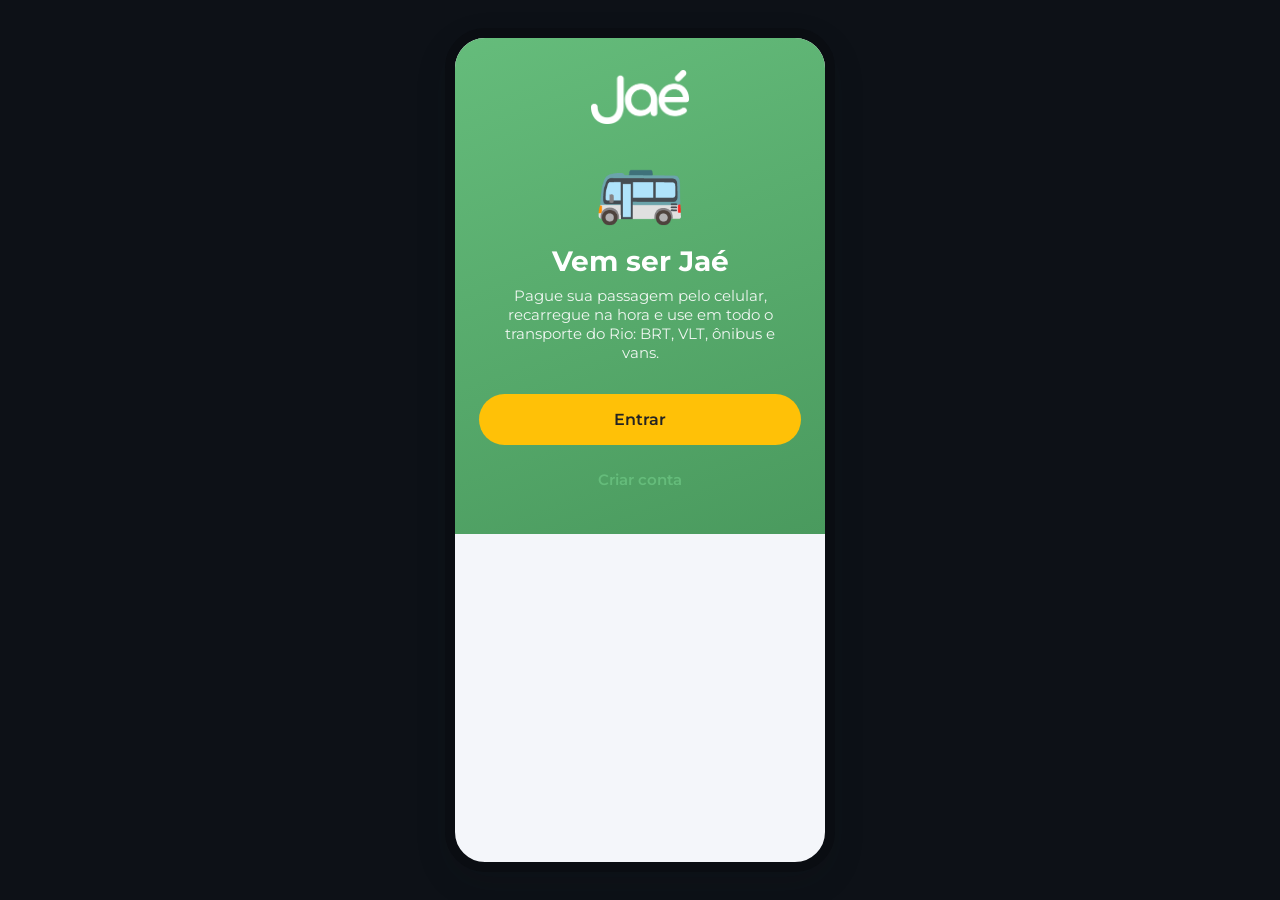
<file: index.html>
<!doctype html>
<html lang="pt-BR">
<head>
  <meta charset="utf-8">
  <meta name="viewport" content="width=device-width, initial-scale=1, viewport-fit=cover">
  <title>Jaé — Protótipo</title>
  <link rel="preconnect" href="https://fonts.googleapis.com">
  <link rel="preconnect" href="https://fonts.gstatic.com" crossorigin>
  <link href="https://fonts.googleapis.com/css2?family=Comfortaa:wght@400;500;700&family=Montserrat:wght@400;500;600;700;800&display=swap" rel="stylesheet">
  <style>
/* ==========================================================================
   JAÉ — Design System / Fundação Visual
   App mobile prototype (phone frame ~390px)
   ========================================================================== */

/* ------------------------------ TOKENS ---------------------------------- */
:root {
  /* Cores de marca */
  --primary: #65BC7B;          /* primário */
  --primary-700: #4A9A5E;      /* hover/pressed */
  --primary-50: #EAF6ED;       /* tint suave */
  --yellow: #FFC107;        /* destaque / gratuidade */
  --yellow-700: #9A7700;    /* texto sobre amarelo escuro */
  --ink: #232323;           /* texto principal / grafite */
  --bg: #F4F6FA;            /* fundo do app */
  --surface: #FFFFFF;       /* superfície / cards */
  --gray: #6B7280;          /* cinza neutro / secundário */
  --gray-300: #D1D5DB;      /* bordas */
  --gray-100: #EEF1F6;      /* divisores / fundos sutis */
  --green: #16A34A;         /* sucesso */
  --green-50: #E7F6EC;
  --red: #DC2626;           /* erro */
  --red-50: #FDECEC;

  /* Raios */
  --r-sm: 10px;
  --r-md: 14px;
  --r-lg: 18px;             /* cards */
  --r-xl: 24px;
  --r-pill: 999px;          /* botões */

  /* Sombras suaves */
  --shadow-sm: 0 1px 3px rgba(20,23,26,.06), 0 1px 2px rgba(20,23,26,.04);
  --shadow-md: 0 6px 18px rgba(20,23,26,.08);
  --shadow-lg: 0 12px 32px rgba(20,23,26,.12);
  --shadow-brand: 0 10px 24px rgba(101,188,123,.32);

  /* Espaçamento */
  --s-1: 4px;
  --s-2: 8px;
  --s-3: 12px;
  --s-4: 16px;
  --s-5: 20px;
  --s-6: 24px;
  --s-8: 32px;

  /* Tipografia */
  --font: 'Montserrat', system-ui, -apple-system, 'Segoe UI', Roboto, sans-serif;
  --font-display: 'Comfortaa', 'Montserrat', sans-serif;  /* logo/display */
}

/* ------------------------------ RESET ----------------------------------- */
* { box-sizing: border-box; margin: 0; padding: 0; }

html, body {
  font-family: var(--font);
  color: var(--ink);
  background: #0d1117;            /* moldura ao redor do phone frame */
  -webkit-font-smoothing: antialiased;
  text-rendering: optimizeLegibility;
}

body {
  min-height: 100vh;
  display: flex;
  align-items: center;
  justify-content: center;
  padding: 0;
}

button { font-family: inherit; cursor: pointer; border: none; background: none; }
a { color: inherit; text-decoration: none; }
ul { list-style: none; }
img { max-width: 100%; display: block; }

/* ------------------------- PHONE FRAME / APP ---------------------------- */
.app {
  position: relative;
  width: 390px;
  max-width: 100vw;
  height: 100vh;
  max-height: 844px;
  background: var(--bg);
  overflow: hidden;
  display: flex;
  flex-direction: column;
  box-shadow: var(--shadow-lg);
  border-radius: 0;
}
@media (min-width: 430px) {
  .app { border-radius: 40px; height: 844px; border: 10px solid #0a0d12; }
}

/* área rolável onde as telas vivem */
.app-body {
  flex: 1;
  overflow-y: auto;
  -webkit-overflow-scrolling: touch;
  position: relative;
}

/* --------------------------- SCREENS / ROUTER --------------------------- */
.screen { display: none; padding: 0 var(--s-4) var(--s-8); animation: fade .22s ease; }
.screen.active { display: block; }
.screen.no-pad { padding: 0; }
@keyframes fade { from { opacity: 0; transform: translateY(6px); } to { opacity: 1; transform: none; } }

/* telas sem bottom-nav podem ocupar tudo */
.screen.full { min-height: 100%; }

/* --------------------------- APP BAR ------------------------------------ */
.app-bar {
  display: flex;
  align-items: center;
  gap: var(--s-3);
  padding: var(--s-5) var(--s-4) var(--s-3);
  background: transparent;
}
.app-bar.solid { background: var(--surface); box-shadow: var(--shadow-sm); }
.app-bar .title { font-size: 18px; font-weight: 600; }
.app-bar .spacer { flex: 1; }
.app-bar .back {
  width: 40px; height: 40px; border-radius: var(--r-pill);
  display: grid; place-items: center; font-size: 20px;
  background: var(--surface); box-shadow: var(--shadow-sm); color: var(--ink);
}
.app-bar .icon-btn {
  width: 40px; height: 40px; border-radius: var(--r-pill);
  display: grid; place-items: center; font-size: 18px;
  background: var(--surface); box-shadow: var(--shadow-sm);
}

/* logo wordmark */
.logo { font-weight: 700; font-size: 26px; letter-spacing: -.5px; color: var(--primary); }
.logo.on-blue { color: #fff; }
.logo.lg { font-size: 40px; }
/* logo em imagem (asset oficial da Jaé) */
.logo-img { height: 30px; width: auto; display: inline-block; }
.logo-img.lg { height: 54px; }
.logo-inline { height: 15px; width: auto; vertical-align: -2px; margin-right: 3px; }

/* ----------------------------- BOTTOM NAV ------------------------------- */
.bottom-nav {
  display: flex;
  align-items: flex-end;
  justify-content: space-around;
  background: var(--surface);
  padding: var(--s-2) var(--s-2) calc(var(--s-2) + 6px);
  box-shadow: 0 -2px 16px rgba(20,23,26,.06);
  position: relative;
  z-index: 20;
}
.nav-item {
  flex: 1;
  display: flex; flex-direction: column; align-items: center; gap: 2px;
  font-size: 11px; font-weight: 500; color: var(--gray);
  padding: var(--s-2) 0;
}
.nav-item .ico { font-size: 20px; line-height: 1; }
.nav-item.active { color: var(--primary); }
.nav-item.active .ico { transform: translateY(-1px); }

/* botão central de pagamento (QR) em destaque circular */
.nav-pay {
  flex: 0 0 auto;
  width: 62px; height: 62px;
  margin-top: -26px;
  border-radius: var(--r-pill);
  background: var(--primary);
  color: #fff;
  display: grid; place-items: center;
  box-shadow: var(--shadow-brand);
  border: 4px solid var(--surface);
  font-size: 24px;
}
.nav-pay:active { transform: scale(.96); }
.nav-pay .label { display: none; }

/* ----------------------------- BUTTONS ---------------------------------- */
.btn {
  display: inline-flex; align-items: center; justify-content: center; gap: var(--s-2);
  padding: 13px 22px;
  border-radius: var(--r-pill);
  font-size: 15px; font-weight: 600;
  transition: transform .08s ease, background .15s ease, box-shadow .15s ease;
  color: var(--ink);
  background: var(--gray-100);
}
.btn:active { transform: scale(.97); }
.btn-primary { background: var(--primary); color: #fff; box-shadow: var(--shadow-brand); }
.btn-primary:active { background: var(--primary-700); }
.btn-yellow { background: var(--yellow); color: var(--ink); }
.btn-ghost { background: transparent; color: var(--primary); }
.btn-outline { background: transparent; color: var(--primary); box-shadow: inset 0 0 0 1.5px var(--primary); }
.btn-danger { background: var(--red-50); color: var(--red); }
.btn-block { display: flex; width: 100%; }
.btn-sm { padding: 9px 16px; font-size: 13px; }
.btn-lg { padding: 16px 24px; font-size: 16px; }

/* ----------------------------- BALANCE CARD ----------------------------- */
.balance-card {
  background: linear-gradient(135deg, #65BC7B 0%, #2ED5C4 55%, #4A9A5E 100%);
  color: #fff;
  border-radius: var(--r-lg);
  padding: var(--s-5);
  box-shadow: var(--shadow-brand);
  position: relative;
  overflow: hidden;
}
.balance-card::after {
  content: ""; position: absolute; right: -40px; top: -40px;
  width: 160px; height: 160px; border-radius: 50%;
  background: rgba(255,255,255,.10);
}
.balance-card .label { font-size: 13px; opacity: .85; font-weight: 500; }
.balance-card .amount { font-size: 34px; font-weight: 700; letter-spacing: -1px; margin-top: 2px; }
.balance-card .hint { font-size: 12px; opacity: .8; margin-top: 2px; }
.balance-card .row { display: flex; gap: var(--s-3); margin-top: var(--s-4); position: relative; z-index: 1; }

/* ----------------------------- QUICK ACTIONS ---------------------------- */
.quick-actions {
  display: grid; grid-template-columns: repeat(5, 1fr); gap: var(--s-2);
  margin: var(--s-5) 0;
}
.quick-action {
  display: flex; flex-direction: column; align-items: center; gap: var(--s-2);
  font-size: 11.5px; font-weight: 500; color: var(--ink); text-align: center;
}
.quick-action .ico {
  width: 54px; height: 54px; border-radius: var(--r-md);
  background: var(--surface); box-shadow: var(--shadow-sm);
  display: grid; place-items: center; font-size: 22px;
  transition: transform .08s ease;
}
.quick-action:active .ico { transform: scale(.94); }
.quick-action .ico.blue { background: var(--primary-50); }
.quick-action .ico.yellow { background: #FFF6CC; }

/* ------------------------------- CHIPS ---------------------------------- */
.chip {
  display: inline-flex; align-items: center; justify-content: center;
  padding: 10px 16px; border-radius: var(--r-pill);
  background: var(--surface); box-shadow: var(--shadow-sm);
  font-size: 14px; font-weight: 600; color: var(--ink);
  transition: all .12s ease;
}
.chip.selected { background: var(--primary); color: #fff; box-shadow: var(--shadow-brand); }
.chip-row { display: flex; flex-wrap: wrap; gap: var(--s-2); }
.chip.sm { padding: 6px 12px; font-size: 12px; }

/* ------------------------------- CARDS ---------------------------------- */
.card {
  background: var(--surface); border-radius: var(--r-lg);
  padding: var(--s-4); box-shadow: var(--shadow-sm);
}
.card + .card { margin-top: var(--s-3); }
.card-title { font-size: 15px; font-weight: 600; margin-bottom: var(--s-1); }
.card-sub { font-size: 13px; color: var(--gray); }

/* section header */
.section-head {
  display: flex; align-items: center; justify-content: space-between;
  margin: var(--s-5) 0 var(--s-3);
}
.section-head h2 { font-size: 16px; font-weight: 600; }
.section-head a { font-size: 13px; color: var(--primary); font-weight: 600; }

/* ------------------------------ LISTS ----------------------------------- */
.list {
  background: var(--surface); border-radius: var(--r-lg);
  overflow: hidden; box-shadow: var(--shadow-sm);
}
.list-item {
  display: flex; align-items: center; gap: var(--s-3);
  padding: var(--s-4); border-bottom: 1px solid var(--gray-100);
}
.list-item:last-child { border-bottom: none; }
.list-item .ico {
  width: 42px; height: 42px; border-radius: var(--r-pill);
  display: grid; place-items: center; font-size: 18px;
  background: var(--primary-50); flex: 0 0 auto;
}
.list-item .body { flex: 1; min-width: 0; }
.list-item .body .t { font-size: 14.5px; font-weight: 600; }
.list-item .body .s { font-size: 12.5px; color: var(--gray); }
.list-item .chev { color: var(--gray-300); font-size: 18px; }

/* ------------------------- TRANSACTION ROW ------------------------------ */
.txn-row {
  display: flex; align-items: center; gap: var(--s-3);
  padding: var(--s-3) var(--s-4);
  border-bottom: 1px solid var(--gray-100);
  background: var(--surface);
}
.txn-row:first-child { border-top-left-radius: var(--r-lg); border-top-right-radius: var(--r-lg); }
.txn-row:last-child { border-bottom: none; border-bottom-left-radius: var(--r-lg); border-bottom-right-radius: var(--r-lg); }
.txn-row .ico {
  width: 40px; height: 40px; border-radius: var(--r-pill);
  display: grid; place-items: center; font-size: 17px;
  background: var(--gray-100); flex: 0 0 auto;
}
.txn-row .body { flex: 1; min-width: 0; }
.txn-row .body .t { font-size: 14px; font-weight: 600; }
.txn-row .body .s { font-size: 12px; color: var(--gray); }
.txn-row .amt { font-size: 14.5px; font-weight: 700; white-space: nowrap; }
.txn-row .amt.in { color: var(--green); }
.txn-row .amt.out { color: var(--ink); }

/* date group label */
.txn-date { font-size: 12px; font-weight: 600; color: var(--gray); margin: var(--s-4) 0 var(--s-2) 4px; }

/* ------------------------------ QR CARD --------------------------------- */
.qr-card {
  background: var(--surface); border-radius: var(--r-xl);
  padding: var(--s-6); box-shadow: var(--shadow-md);
  text-align: center;
}
.qr-card .qr {
  width: 200px; height: 200px; margin: 0 auto var(--s-4);
  border-radius: var(--r-md); background:
    repeating-conic-gradient(var(--ink) 0% 25%, #fff 0% 50%) 50% / 18px 18px;
  box-shadow: inset 0 0 0 8px #fff, 0 0 0 1px var(--gray-100);
}
.qr-card .title { font-size: 17px; font-weight: 600; }
.qr-card .sub { font-size: 13px; color: var(--gray); margin-top: 4px; }

/* ------------------------- MODAL / BOTTOM SHEET ------------------------- */
.modal {
  position: absolute; inset: 0; z-index: 50;
  background: rgba(20,23,26,.45);
  display: none; align-items: flex-end;
  animation: fade .2s ease;
}
.modal.open { display: flex; }
.sheet {
  width: 100%; background: var(--surface);
  border-radius: var(--r-xl) var(--r-xl) 0 0;
  padding: var(--s-3) var(--s-5) var(--s-6);
  box-shadow: var(--shadow-lg);
  animation: slideUp .26s cubic-bezier(.2,.8,.2,1);
}
@keyframes slideUp { from { transform: translateY(100%); } to { transform: none; } }
.sheet .grabber { width: 40px; height: 4px; border-radius: 2px; background: var(--gray-300); margin: 0 auto var(--s-4); }
.sheet .sheet-title { font-size: 18px; font-weight: 600; margin-bottom: var(--s-2); }
.sheet .sheet-sub { font-size: 13px; color: var(--gray); margin-bottom: var(--s-4); }

/* centered modal variant */
.modal.center { align-items: center; justify-content: center; padding: var(--s-5); }
.modal.center .sheet { border-radius: var(--r-xl); width: 100%; text-align: center; animation: pop .24s ease; }
@keyframes pop { from { transform: scale(.92); opacity: 0; } to { transform: none; opacity: 1; } }

/* ------------------------------ BADGES ---------------------------------- */
.badge {
  display: inline-flex; align-items: center; gap: 4px;
  padding: 3px 10px; border-radius: var(--r-pill);
  font-size: 11.5px; font-weight: 600;
  background: var(--gray-100); color: var(--gray);
}
.badge.blue { background: var(--primary-50); color: var(--primary); }
.badge.green { background: var(--green-50); color: var(--green); }
.badge.yellow { background: #FFF6CC; color: var(--yellow-700); }
.badge.red { background: var(--red-50); color: var(--red); }

/* ------------------------------ PROGRESS -------------------------------- */
.progress { height: 10px; border-radius: var(--r-pill); background: var(--gray-100); overflow: hidden; }
.progress .bar { height: 100%; border-radius: var(--r-pill); background: linear-gradient(90deg, var(--primary), #2ED5C4); }
.progress.yellow .bar { background: linear-gradient(90deg, var(--yellow), #FFE45C); }

/* ------------------------- CLUBE / REWARDS ------------------------------ */
.reward-card {
  background: var(--surface); border-radius: var(--r-lg);
  padding: var(--s-4); box-shadow: var(--shadow-sm);
  display: flex; gap: var(--s-3); align-items: center;
}
.reward-card .thumb {
  width: 54px; height: 54px; border-radius: var(--r-md); flex: 0 0 auto;
  display: grid; place-items: center; font-size: 24px;
  background: #FFF6CC;
}
.reward-card .body { flex: 1; }
.reward-card .body .t { font-size: 14.5px; font-weight: 600; }
.reward-card .body .s { font-size: 12.5px; color: var(--gray); }
.reward-card .cost { font-size: 13px; font-weight: 700; color: var(--yellow-700); white-space: nowrap; }

.mission-row {
  display: flex; align-items: center; gap: var(--s-3);
  padding: var(--s-3) var(--s-4);
  background: var(--surface); border-radius: var(--r-md);
  box-shadow: var(--shadow-sm); margin-bottom: var(--s-2);
}
.mission-row .check {
  width: 28px; height: 28px; border-radius: var(--r-pill); flex: 0 0 auto;
  display: grid; place-items: center; font-size: 15px;
  background: var(--gray-100); color: var(--gray);
}
.mission-row.done .check { background: var(--green); color: #fff; }
.mission-row .body { flex: 1; }
.mission-row .body .t { font-size: 14px; font-weight: 600; }
.mission-row .body .s { font-size: 12px; color: var(--gray); }
.mission-row .pts { font-size: 13px; font-weight: 700; color: var(--primary); }

/* ------------------------------- TOAST ---------------------------------- */
.toast {
  position: absolute; left: 50%; bottom: 88px; transform: translateX(-50%) translateY(20px);
  background: var(--ink); color: #fff;
  padding: 12px 18px; border-radius: var(--r-pill);
  font-size: 13.5px; font-weight: 500;
  box-shadow: var(--shadow-lg);
  opacity: 0; pointer-events: none; z-index: 80;
  transition: opacity .25s ease, transform .25s ease;
  max-width: 88%; text-align: center;
}
.toast.show { opacity: 1; transform: translateX(-50%) translateY(0); }

/* ------------------------------ HELPERS --------------------------------- */
.text-center { text-align: center; }
.muted { color: var(--gray); }
.small { font-size: 12.5px; }
.bold { font-weight: 700; }
.mt-2 { margin-top: var(--s-2); }
.mt-3 { margin-top: var(--s-3); }
.mt-4 { margin-top: var(--s-4); }
.mt-5 { margin-top: var(--s-5); }
.mb-2 { margin-bottom: var(--s-2); }
.mb-3 { margin-bottom: var(--s-3); }
.mb-4 { margin-bottom: var(--s-4); }
.row { display: flex; align-items: center; gap: var(--s-3); }
.row.between { justify-content: space-between; }
.col { display: flex; flex-direction: column; }
.gap-2 { gap: var(--s-2); }
.gap-3 { gap: var(--s-3); }
.grid-2 { display: grid; grid-template-columns: 1fr 1fr; gap: var(--s-3); }
.divider { height: 1px; background: var(--gray-100); margin: var(--s-4) 0; }

/* input field */
.field {
  width: 100%; padding: 14px 16px; border-radius: var(--r-md);
  background: var(--surface); box-shadow: inset 0 0 0 1.5px var(--gray-100);
  font-family: inherit; font-size: 15px; color: var(--ink);
}
.field:focus { outline: none; box-shadow: inset 0 0 0 1.5px var(--primary); }
.field-label { font-size: 13px; font-weight: 600; color: var(--gray); margin-bottom: 6px; display: block; }

/* hero amount input (recarga) */
.amount-input { text-align: center; font-size: 40px; font-weight: 700; color: var(--ink); border: none; background: transparent; width: 100%; }
.amount-input:focus { outline: none; }

/* onboarding hero */
.hero {
  min-height: 100%; display: flex; flex-direction: column;
  justify-content: center; align-items: center; text-align: center;
  padding: var(--s-8) var(--s-6);
  background: linear-gradient(160deg, #65BC7B 0%, #4A9A5E 100%);
  color: #fff;
}
.hero h1 { font-size: 28px; font-weight: 700; margin: var(--s-4) 0 var(--s-2); }
.hero p { font-size: 15px; opacity: .9; max-width: 280px; }
.hero .art { font-size: 72px; }
.hero .actions { margin-top: var(--s-8); width: 100%; display: flex; flex-direction: column; gap: var(--s-3); }

/* ----------------------- GUIA DA CIDADE / EVENTOS ----------------------- */
/* Placeholders de imagem: trocar os .thumb pela imagem real (ver TODO no HTML) */
.city-hero {
  position: relative; border-radius: var(--r-lg); overflow: hidden;
  min-height: 180px; display: flex; flex-direction: column; justify-content: flex-end;
  padding: var(--s-4); color: #fff; box-shadow: var(--shadow-md);
  /* TODO: substituir o gradiente por background:url(assets/eventos/<destaque>.jpg) center/cover */
  background: linear-gradient(180deg, rgba(20,23,26,0) 25%, rgba(20,23,26,.82) 100%), linear-gradient(135deg, #65BC7B, #2ED5C4);
}
.city-hero .badge-cat { align-self: flex-start; background: var(--yellow); color: #5a4400; font-weight: 700; font-size: 11px; padding: 4px 10px; border-radius: var(--r-pill); margin-bottom: var(--s-2); }
.city-hero h3 { font-size: 19px; font-weight: 700; line-height: 1.2; }
.city-hero .meta { font-size: 13px; opacity: .92; margin-top: 2px; }

.event { display: flex; gap: var(--s-3); padding: var(--s-3); background: var(--surface); border: 1px solid var(--gray-100); border-radius: var(--r-md); box-shadow: var(--shadow-sm); align-items: center; }
.event + .event { margin-top: var(--s-3); }
.event .thumb {
  width: 64px; height: 64px; flex: none; border-radius: var(--r-sm);
  display: grid; place-items: center; font-size: 26px; color: #fff;
  /* TODO: trocar por <img src="assets/eventos/<slug>.jpg"> 64x64 */
  background: linear-gradient(135deg, var(--primary), var(--primary-700));
}
.event .info { flex: 1; min-width: 0; }
.event .info .t { font-weight: 600; font-size: 15px; }
.event .info .s { font-size: 12.5px; color: var(--gray); margin-top: 2px; }
.event .price { text-align: right; flex: none; }
.event .price .v { font-weight: 700; font-size: 14px; }
.event .price .free { color: var(--green); font-weight: 700; font-size: 13px; }

/* --------------------------- COMO CHEGAR / TRAJETO ---------------------- */
.map-mock { position: relative; height: 200px; border-radius: var(--r-lg); overflow: hidden; background: linear-gradient(135deg,#dbe7e0,#cfe9e4); box-shadow: var(--shadow-sm); }
.map-mock .pin { position: absolute; font-size: 22px; transform: translate(-50%,-50%); filter: drop-shadow(0 2px 3px rgba(0,0,0,.3)); }
.eta-card { background: var(--ink); color: #fff; border-radius: var(--r-lg); padding: var(--s-5); box-shadow: var(--shadow-brand); }
.eta-card .big { font-family: var(--font-display); font-weight: 700; font-size: 34px; line-height: 1; }
.mode-tabs { display: flex; gap: var(--s-2); }
.mode-tab { flex: 1; text-align: center; padding: var(--s-3) 4px; border-radius: var(--r-md); border: 1px solid var(--gray-300); font-weight: 600; font-size: 12.5px; background: var(--surface); cursor: pointer; }
.mode-tab.active { background: var(--primary-50); border-color: var(--primary); color: var(--primary-700); }
.route-step { display: flex; gap: var(--s-3); align-items: center; padding: var(--s-2) 0; }
.route-step .leg { width: 34px; height: 34px; flex: none; border-radius: 50%; display: grid; place-items: center; font-size: 15px; color: #fff; }
.route-step .leg.walk { background: var(--gray); }
.route-step .leg.brt { background: var(--primary); }
.route-step .body .t { font-weight: 600; font-size: 14px; }
.route-step .body .s { font-size: 12px; color: var(--gray); }
.route-step .time { margin-left: auto; font-weight: 700; font-size: 13px; white-space: nowrap; }

/* botão "como chegar" por evento + ingressos */
.event .price { display: flex; flex-direction: column; align-items: flex-end; gap: 6px; }
.evt-go { border: 1px solid var(--gray-300); background: var(--surface); border-radius: var(--r-pill); width: 30px; height: 30px; font-size: 14px; line-height: 1; cursor: pointer; }
.evt-go:hover { border-color: var(--primary); }
.ticket { background: var(--surface); border: 1px solid var(--gray-100); border-radius: var(--r-lg); overflow: hidden; box-shadow: var(--shadow-sm); margin-bottom: var(--s-3); }
.ticket .head { background: var(--ink); color: #fff; padding: var(--s-4) var(--s-5); display: flex; gap: var(--s-4); align-items: center; }
.ticket .head .qr { width: 54px; height: 54px; background: #fff; border-radius: var(--r-sm); display: grid; place-items: center; flex: none; }
.ticket .head .qr .in { width: 40px; height: 40px; background: var(--ink); border-radius: 3px; }
.ticket .body { padding: var(--s-4) var(--s-5); }
  </style>
</head>
<body>
  <div class="app">
    <div class="app-body">

<!-- ===================== TELA: ONBOARDING ===================== -->
<section class="screen full no-pad active" id="screen-onboarding">
  <div class="hero">
    <img class="logo-img lg mb-4" src="assets/logo-jae-white.webp" alt="Jaé">
    <div class="art">🚌</div>
    <h1>Vem ser Jaé</h1>
    <p>Pague sua passagem pelo celular, recarregue na hora e use em todo o transporte do Rio: BRT, VLT, ônibus e vans.</p>
    <div class="actions">
      <button class="btn btn-yellow btn-lg btn-block" onclick="navigate('inicio')">Entrar</button>
      <button class="btn btn-ghost btn-block" onclick="navigate('inicio')">Criar conta</button>
    </div>
  </div>
</section>

<!-- ===================== TELA: INICIO ===================== -->
<section class="screen" id="screen-inicio">
  <div class="app-bar">
    <div class="col" style="gap:2px">
      <span class="small muted">Bom dia</span>
      <span class="title bold" style="text-align:left">Olá, Ana 👋</span>
    </div>
    <span class="spacer"></span>
    <button class="icon-btn" onclick="showToast('Você não tem novas notificações')">🔔</button>
  </div>

  <div class="balance-card">
    <div class="label">Saldo disponível</div>
    <div class="amount">R$ 47,50</div>
    <div class="hint">Seu saldo não expira ✨</div>
    <div class="row mt-3">
      <button class="btn btn-yellow btn-sm" onclick="navigate('recarregar')">⚡ Recarregar</button>
      <button class="btn btn-ghost btn-sm" onclick="navigate('pagar')">Pagar</button>
    </div>
  </div>

  <div class="section-head mt-4">
    <h2>Acontece no Rio 🎟️</h2>
    <a onclick="navigate('cidade')">ver tudo</a>
  </div>
  <div class="city-hero" onclick="navigate('cidade')" style="cursor:pointer">
    <span class="badge-cat">🎶 Show</span>
    <h3>Festival de Verão · Marina da Glória</h3>
    <div class="meta">Sáb, 28 jun · a partir de R$ 80 · ingressos pelo app</div>
    <button class="btn btn-yellow btn-sm mt-3" onclick="event.stopPropagation(); navigate('cidade')">Comprar ingresso</button>
  </div>

  <div class="quick-actions mt-4">
    <div class="quick-action" onclick="navigate('recarregar')">
      <span class="ico blue">⚡</span>
      <span>Recarregar</span>
    </div>
    <div class="quick-action" onclick="navigate('pagar')">
      <span class="ico blue">📲</span>
      <span>Pagar</span>
    </div>
    <div class="quick-action" onclick="navigate('cartoes')">
      <span class="ico yellow">💳</span>
      <span>Cartões</span>
    </div>
    <div class="quick-action" onclick="navigate('extrato')">
      <span class="ico blue">📄</span>
      <span>Extrato</span>
    </div>
    <div class="quick-action" onclick="navigate('trajeto')">
      <span class="ico blue">🧭</span>
      <span>Chegar</span>
    </div>
  </div>

  <div class="section-head mt-5">
    <h2>Última viagem</h2>
    <a onclick="navigate('extrato')">ver todos</a>
  </div>
  <div class="txn-date">Hoje, 14 de junho</div>
  <div class="txn-row">
    <span class="ico">🚌</span>
    <div class="body">
      <div class="t">BRT • Transoeste</div>
      <div class="s">Hoje às 08:12 · Tarifa única</div>
    </div>
    <div class="amt out">−R$ 4,30</div>
  </div>

  <div class="card mt-5" onclick="navigate('clube')" style="background:linear-gradient(135deg,var(--primary),var(--primary-700));color:#fff;cursor:pointer">
    <div class="row between">
      <div class="col" style="gap:4px">
        <div class="card-title" style="color:#fff">Clube Jaé ⭐</div>
        <div class="card-sub" style="color:rgba(255,255,255,.85)">Você tem 1.250 pontos · troque por recargas</div>
      </div>
      <span class="chev" style="color:#fff">›</span>
    </div>
  </div>

  <div class="text-center muted small mt-5 mb-4">Vem ser Jaé 💚</div>
</section>

<!-- ===================== TELA: PAGAR ===================== -->
<section class="screen" id="screen-pagar">
  <header class="app-bar solid">
    <button class="back" onclick="navigate('inicio')">‹</button>
    <span class="title">Pagar</span>
    <span class="spacer"></span>
    <button class="icon-btn" onclick="showToast('Tá precisando de ajuda?')">?</button>
  </header>

  <div class="chip-row mb-3">
    <span class="chip selected" onclick="selectChip(this)">🚌 Ônibus</span>
    <span class="chip" onclick="selectChip(this)">🚍 BRT</span>
    <span class="chip" onclick="selectChip(this)">🚊 VLT</span>
    <span class="chip" onclick="selectChip(this)">🚐 Van</span>
  </div>

  <div class="qr-card">
    <div class="qr">
      <svg viewBox="0 0 200 200" width="200" height="200" xmlns="http://www.w3.org/2000/svg" shape-rendering="crispEdges">
        <rect width="200" height="200" fill="#fff"/>
        <g fill="#232323">
          <rect x="10" y="10" width="50" height="50"/>
          <rect x="20" y="20" width="30" height="30" fill="#fff"/>
          <rect x="28" y="28" width="14" height="14"/>
          <rect x="140" y="10" width="50" height="50"/>
          <rect x="150" y="20" width="30" height="30" fill="#fff"/>
          <rect x="158" y="28" width="14" height="14"/>
          <rect x="10" y="140" width="50" height="50"/>
          <rect x="20" y="150" width="30" height="30" fill="#fff"/>
          <rect x="28" y="158" width="14" height="14"/>
          <rect x="72" y="10" width="10" height="10"/>
          <rect x="92" y="10" width="10" height="10"/>
          <rect x="112" y="20" width="10" height="10"/>
          <rect x="82" y="30" width="10" height="10"/>
          <rect x="102" y="40" width="10" height="10"/>
          <rect x="72" y="50" width="10" height="10"/>
          <rect x="122" y="50" width="10" height="10"/>
          <rect x="10" y="72" width="10" height="10"/>
          <rect x="30" y="72" width="10" height="10"/>
          <rect x="50" y="82" width="10" height="10"/>
          <rect x="70" y="72" width="10" height="10"/>
          <rect x="90" y="82" width="10" height="10"/>
          <rect x="110" y="72" width="10" height="10"/>
          <rect x="130" y="82" width="10" height="10"/>
          <rect x="150" y="72" width="10" height="10"/>
          <rect x="170" y="82" width="10" height="10"/>
          <rect x="20" y="102" width="10" height="10"/>
          <rect x="40" y="112" width="10" height="10"/>
          <rect x="62" y="102" width="10" height="10"/>
          <rect x="82" y="112" width="10" height="10"/>
          <rect x="102" y="102" width="10" height="10"/>
          <rect x="122" y="112" width="10" height="10"/>
          <rect x="142" y="102" width="10" height="10"/>
          <rect x="162" y="112" width="10" height="10"/>
          <rect x="72" y="130" width="10" height="10"/>
          <rect x="92" y="140" width="10" height="10"/>
          <rect x="112" y="150" width="10" height="10"/>
          <rect x="132" y="140" width="10" height="10"/>
          <rect x="152" y="150" width="10" height="10"/>
          <rect x="172" y="140" width="10" height="10"/>
          <rect x="82" y="160" width="10" height="10"/>
          <rect x="102" y="170" width="10" height="10"/>
          <rect x="122" y="172" width="10" height="10"/>
          <rect x="142" y="172" width="10" height="10"/>
          <rect x="162" y="162" width="10" height="10"/>
        </g>
      </svg>
    </div>
    <div class="title">Aproxime do validador</div>
    <div class="sub">Toque o celular no leitor para validar sua passagem</div>
  </div>

  <div class="card text-center mt-4">
    <div class="card-sub">Tarifa atual · Ônibus (SPPO)</div>
    <div class="amount bold" style="font-size:32px">R$ 4,30</div>
    <div class="small muted">Saldo disponível: R$ 38,60</div>
  </div>

  <div class="row gap-2 mt-4">
    <button class="btn btn-yellow btn-block" onclick="navigate('recarregar')">Recarregar saldo</button>
  </div>

  <button class="btn btn-ghost btn-block mt-3" onclick="navigate('cartoes')">Usar cartão físico</button>

  <p class="small muted text-center mt-4 mb-4">Seu saldo Jaé não expira. Vem ser Jaé! 💛</p>

  <div class="modal" id="confirm-pagar">
    <div class="sheet">
      <div class="grabber"></div>
      <div class="sheet-title">Confirmar pagamento</div>
      <div class="sheet-sub">Tarifa de ônibus no valor de R$ 4,30</div>
      <button class="btn btn-primary btn-block mt-3" onclick="closeSheet('confirm-pagar'); showToast('Passagem validada! Boa viagem 🚌')">Confirmar</button>
      <button class="btn btn-outline btn-block mt-2" onclick="closeSheet('confirm-pagar')">Cancelar</button>
    </div>
  </div>

  <nav class="bottom-nav">
    <a class="nav-item" data-nav="inicio" onclick="navigate('inicio')"><span class="ico">🏠</span><span>Início</span></a>
    <a class="nav-item" data-nav="extrato" onclick="navigate('extrato')"><span class="ico">📃</span><span>Extrato</span></a>
    <a class="nav-pay active" onclick="navigate('pagar')">⊞</a>
    <a class="nav-item" data-nav="cartoes" onclick="navigate('cartoes')"><span class="ico">💳</span><span>Cartões</span></a>
    <a class="nav-item" data-nav="clube" onclick="navigate('clube')"><span class="ico">🎁</span><span>Clube</span></a>
  </nav>
</section>

<!-- ===================== TELA: RECARREGAR ===================== -->
<section class="screen" id="screen-recarregar">
  <div class="app-bar solid">
    <button class="back" onclick="navigate('inicio')" aria-label="Voltar">‹</button>
    <span class="title">Recarregar</span>
    <span class="spacer"></span>
  </div>

  <div class="balance-card mb-4">
    <span class="label">Saldo atual</span>
    <span class="amount">R$ 12,90</span>
    <span class="hint">Seu saldo não expira. Recarregue na hora 😉</span>
  </div>

  <div class="section-head">
    <h2>Quanto você quer recarregar?</h2>
  </div>
  <div class="chip-row mb-4">
    <span class="chip" onclick="selectChip(this)">R$ 10</span>
    <span class="chip selected" onclick="selectChip(this)">R$ 20</span>
    <span class="chip" onclick="selectChip(this)">R$ 50</span>
    <span class="chip" onclick="selectChip(this)">R$ 100</span>
    <span class="chip" onclick="selectChip(this)">Outro</span>
  </div>

  <div class="section-head">
    <h2>Forma de pagamento</h2>
  </div>
  <div class="list mb-4">
    <div class="list-item">
      <span class="ico blue">⚡</span>
      <div class="body">
        <div class="t">Pix</div>
        <div class="s">Cai na hora, sem taxa</div>
      </div>
      <span class="badge green">Selecionado</span>
    </div>
    <div class="divider"></div>
    <div class="list-item">
      <span class="ico">💳</span>
      <div class="body">
        <div class="t">Cartão de crédito</div>
        <div class="s">Visa •••• 4821</div>
      </div>
      <span class="chev">›</span>
    </div>
    <div class="divider"></div>
    <div class="list-item">
      <span class="ico">🧾</span>
      <div class="body">
        <div class="t">Boleto</div>
        <div class="s">Compensa em até 2 dias úteis</div>
      </div>
      <span class="chev">›</span>
    </div>
  </div>

  <div class="card mb-4">
    <div class="row between">
      <span class="muted">Valor da recarga</span>
      <span class="bold">R$ 20,00</span>
    </div>
    <div class="divider"></div>
    <div class="row between">
      <span class="muted">Taxa</span>
      <span class="bold">R$ 0,00</span>
    </div>
    <div class="divider"></div>
    <div class="row between">
      <span class="bold">Total</span>
      <span class="bold">R$ 20,00</span>
    </div>
  </div>

  <button class="btn btn-primary btn-block btn-lg" onclick="navigate('inicio'); showToast('Recarga realizada!')">Confirmar recarga</button>
  <p class="small muted text-center mt-2">Tá precisando de ajuda? Fale com a gente.</p>

  <nav class="bottom-nav">
    <div class="nav-item" data-nav="inicio" onclick="navigate('inicio')">
      <span class="ico">🏠</span><span>Início</span>
    </div>
    <div class="nav-item" data-nav="extrato" onclick="navigate('extrato')">
      <span class="ico">📄</span><span>Extrato</span>
    </div>
    <div class="nav-pay" onclick="navigate('pagar')">⬛</div>
    <div class="nav-item" data-nav="cartao" onclick="navigate('cartoes')">
      <span class="ico">💳</span><span>Cartão</span>
    </div>
    <div class="nav-item" data-nav="clube" onclick="navigate('clube')">
      <span class="ico">⭐</span><span>Clube</span>
    </div>
  </nav>
</section>

<!-- ===================== TELA: EXTRATO ===================== -->
<section class="screen" id="screen-extrato">
  <div class="app-bar solid">
    <button class="back" onclick="navigate('inicio')">‹</button>
    <div class="title">Extrato</div>
    <div class="spacer"></div>
    <button class="icon-btn" onclick="openSheet('filtro-extrato')">⛃</button>
  </div>

  <div class="card row between mb-3">
    <div>
      <div class="card-sub">Saldo disponível</div>
      <div class="card-title">R$ 50,90</div>
    </div>
    <span class="badge green">Não expira</span>
  </div>

  <div class="txn-date">Hoje, 14 de junho</div>
  <div class="list mb-4">
    <div class="txn-row">
      <span class="ico blue">🚍</span>
      <div class="body">
        <div class="t">BRT — Estação Alvorada</div>
        <div class="s">14:32 · Pago por QR Code</div>
      </div>
      <div class="amt out">−R$ 4,30</div>
    </div>
    <div class="txn-row">
      <span class="ico blue">🚊</span>
      <div class="body">
        <div class="t">VLT — Carioca</div>
        <div class="s">11:07 · Pago por QR Code</div>
      </div>
      <div class="amt out">−R$ 4,30</div>
    </div>
    <div class="txn-row">
      <span class="ico green">💰</span>
      <div class="body">
        <div class="t">Recarga via PIX</div>
        <div class="s">08:45 · Disponível na hora</div>
      </div>
      <div class="amt in">+R$ 50,00</div>
    </div>
  </div>

  <div class="txn-date">Ontem, 13 de junho</div>
  <div class="list mb-4">
    <div class="txn-row">
      <span class="ico blue">🚌</span>
      <div class="body">
        <div class="t">Ônibus — Linha 309 (SPPO)</div>
        <div class="s">18:50 · Pago por QR Code</div>
      </div>
      <div class="amt out">−R$ 4,30</div>
    </div>
    <div class="txn-row">
      <span class="ico blue">🚍</span>
      <div class="body">
        <div class="t">BRT — Estação Madureira</div>
        <div class="s">07:58 · Pago por QR Code</div>
      </div>
      <div class="amt out">−R$ 4,30</div>
    </div>
  </div>

  <div class="modal" id="filtro-extrato">
    <div class="sheet">
      <div class="grabber"></div>
      <div class="sheet-title">Filtrar extrato</div>
      <div class="sheet-sub">Escolha o período que deseja visualizar.</div>
      <div class="chip-row mt-3">
        <span class="chip selected" onclick="selectChip(this)">Tudo</span>
        <span class="chip" onclick="selectChip(this)">Viagens</span>
        <span class="chip" onclick="selectChip(this)">Recargas</span>
        <span class="chip" onclick="selectChip(this)">Últimos 7 dias</span>
        <span class="chip" onclick="selectChip(this)">Últimos 30 dias</span>
      </div>
      <button class="btn btn-primary btn-block btn-lg mt-4" onclick="closeSheet('filtro-extrato')">Aplicar filtro</button>
    </div>
  </div>
</section>

<!-- ===================== TELA: CARTOES ===================== -->
<section class="screen" id="screen-cartoes">
  <div class="app-bar solid">
    <button class="back" onclick="navigate('inicio')">‹</button>
    <div class="title">Meus cartões</div>
    <div class="spacer"></div>
    <button class="icon-btn" onclick="showToast('Tá precisando de ajuda?')">?</button>
  </div>

  <div class="section-head">
    <h2>Cartão principal</h2>
    <a onclick="navigate('extrato')">Ver extrato</a>
  </div>

  <div class="balance-card">
    <div class="row between">
      <span class="label"><img class="logo-inline" src="assets/logo-jae-white.webp" alt="Jaé"> Virtual</span>
      <span class="badge green">Ativo</span>
    </div>
    <div class="amount">R$ 42,80</div>
    <div class="hint">•••• 7204 · Saldo não expira</div>
    <div class="row gap-2 mt-3">
      <button class="btn btn-ghost btn-sm" onclick="showToast('Cartão bloqueado')">🔒 Bloquear</button>
      <button class="btn btn-ghost btn-sm" onclick="showToast('2ª via solicitada')">📄 2ª via</button>
    </div>
  </div>

  <div class="section-head mt-4">
    <h2>Cartão infantil</h2>
    <a onclick="navigate('extrato')">Ver extrato</a>
  </div>

  <div class="card">
    <div class="row between">
      <div class="row gap-3">
        <span class="ico yellow">🧒</span>
        <div class="body">
          <div class="card-title">Jaézinho</div>
          <div class="card-sub">•••• 1138 · Sofia Pires</div>
        </div>
      </div>
      <span class="badge yellow">Infantil</span>
    </div>
    <div class="divider"></div>
    <div class="row between">
      <div>
        <div class="small muted">Saldo</div>
        <div class="bold">R$ 15,00</div>
      </div>
      <div class="row gap-2">
        <button class="btn btn-ghost btn-sm" onclick="showToast('Cartão bloqueado')">🔒 Bloquear</button>
        <button class="btn btn-ghost btn-sm" onclick="showToast('2ª via solicitada')">📄 2ª via</button>
      </div>
    </div>
  </div>

  <button class="btn btn-primary btn-block btn-lg mt-4" onclick="showToast('Vamos adicionar um cartão')">➕ Adicionar cartão</button>
  <p class="text-center muted small mt-2 mb-4">Solicite o Jaé físico, virtual ou o Jaézinho.</p>
</section>

<!-- ===================== TELA: CLUBE ===================== -->
<section class="screen" id="screen-clube">
  <div class="app-bar solid">
    <button class="back" onclick="navigate('inicio')">‹</button>
    <span class="title">Clube Jaé</span>
    <span class="spacer"></span>
    <button class="icon-btn" onclick="showToast('Tá precisando de ajuda?')">?</button>
  </div>

  <!-- Header pontos + nível -->
  <div class="card mt-2">
    <div class="row between">
      <div>
        <div class="card-sub">Seus pontos</div>
        <div class="row gap-2" style="align-items:baseline">
          <span class="amount" style="font-size:30px">1.250</span>
          <span class="muted small">pts</span>
        </div>
      </div>
      <span class="badge yellow">Nível Prata</span>
    </div>

    <div class="mt-3">
      <div class="row between small muted mb-2">
        <span class="bold" style="color:var(--ink)">Prata</span>
        <span>Faltam 250 pts para o Ouro</span>
      </div>
      <div class="progress yellow"><div class="bar" style="width:71%"></div></div>
    </div>
  </div>

  <!-- Acesso ao guia da cidade (benefício) -->
  <div class="card mt-3" onclick="navigate('cidade')" style="background:linear-gradient(135deg,var(--primary),var(--accent));color:#fff;cursor:pointer">
    <div class="row between">
      <div class="col" style="gap:4px">
        <div class="card-title" style="color:#fff">Acontece no Rio 🎟️</div>
        <div class="card-sub" style="color:rgba(255,255,255,.9)">Shows, gastronomia e cultura · compre ingressos e use pontos em parceiros</div>
      </div>
      <span class="chev" style="color:#fff">›</span>
    </div>
  </div>

  <!-- Missões -->
  <div class="section-head mt-4">
    <h2>Missões</h2>
    <a onclick="showToast('Em breve: mais missões!')">ver todas</a>
  </div>
  <p class="small muted mb-3">Complete missões e ganhe pontos toda semana.</p>

  <div class="list">
    <div class="mission-row">
      <span class="check">○</span>
      <div class="body">
        <div class="t">Faça 5 viagens esta semana</div>
        <div class="s">3 de 5 viagens · termina domingo</div>
      </div>
      <span class="pts">+50</span>
    </div>
    <div class="mission-row">
      <span class="check">○</span>
      <div class="body">
        <div class="t">Recarregue via PIX</div>
        <div class="s">Recarregue qualquer valor pelo PIX</div>
      </div>
      <span class="pts">+30</span>
    </div>
    <div class="mission-row done">
      <span class="check">✓</span>
      <div class="body">
        <div class="t">Pague uma tarifa por QR Code</div>
        <div class="s">Concluída · pontos creditados</div>
      </div>
      <span class="pts">+20</span>
    </div>
    <div class="mission-row">
      <span class="check">○</span>
      <div class="body">
        <div class="t">Use 2 modais diferentes</div>
        <div class="s">BRT, VLT, ônibus, vans ou cabritinhos · 1 de 2</div>
      </div>
      <span class="pts">+40</span>
    </div>
  </div>

  <!-- Recompensas -->
  <div class="section-head mt-4">
    <h2>Recompensas</h2>
    <a onclick="showToast('Catálogo completo em breve!')">ver todas</a>
  </div>
  <p class="small muted mb-3">Troque seus pontos por bônus e descontos.</p>

  <div class="reward-card">
    <span class="thumb">💰</span>
    <div class="body">
      <div class="t">R$ 5 de bônus no saldo</div>
      <div class="s">Crédito que não expira, na hora</div>
    </div>
    <span class="cost">500 pts</span>
  </div>

  <div class="reward-card">
    <span class="thumb">🎟️</span>
    <div class="body">
      <div class="t">R$ 10 de bônus no saldo</div>
      <div class="s">Mais viagens pelo Rio</div>
    </div>
    <span class="cost">950 pts</span>
  </div>

  <div class="reward-card">
    <span class="thumb">🏷️</span>
    <div class="body">
      <div class="t">Desconto parceiro</div>
      <div class="s">15% em lojas e cafés parceiros</div>
    </div>
    <span class="cost">400 pts</span>
  </div>

  <div class="reward-card">
    <span class="thumb">🎬</span>
    <div class="body">
      <div class="t">Cupom de cinema</div>
      <div class="s">Ingresso com desconto na rede parceira</div>
    </div>
    <span class="cost">700 pts</span>
  </div>

  <button class="btn btn-yellow btn-block btn-lg mt-3 mb-4" onclick="showToast('Resgate disponível em breve!')">Resgatar recompensa</button>

  <div class="bottom-nav">
    <a class="nav-item" data-nav="inicio" onclick="navigate('inicio')">
      <span class="ico">🏠</span><span>Início</span>
    </a>
    <a class="nav-item" data-nav="extrato" onclick="navigate('extrato')">
      <span class="ico">📄</span><span>Extrato</span>
    </a>
    <button class="nav-pay" onclick="navigate('pagar')"><span class="ico">⬛</span><span class="label">Pagar</span></button>
    <a class="nav-item" data-nav="cartao" onclick="navigate('cartoes')">
      <span class="ico">💳</span><span>Cartão</span>
    </a>
    <a class="nav-item active" data-nav="clube" onclick="navigate('clube')">
      <span class="ico">⭐</span><span>Clube</span>
    </a>
  </div>
</section>

<!-- ===================== TELA: PERFIL ===================== -->
<section class="screen" id="screen-perfil">
  <div class="app-bar solid">
    <button class="back" onclick="navigate('inicio')">‹</button>
    <span class="title">Perfil</span>
    <span class="spacer"></span>
    <button class="icon-btn" onclick="showToast('🔜 Em breve neste protótipo')">⚙️</button>
  </div>

  <div class="card row gap-3" style="align-items:center">
    <span class="ico blue" style="font-size:28px;width:56px;height:56px;border-radius:var(--r-pill);display:flex;align-items:center;justify-content:center">👩🏽</span>
    <div class="body" style="flex:1;min-width:0">
      <div class="t bold" style="font-size:17px">Ana Souza</div>
      <div class="s muted small">ana.souza@email.com</div>
    </div>
    <span class="badge green">Verificada</span>
  </div>

  <div class="section-head mt-4">
    <h2>Conta</h2>
  </div>
  <div class="list">
    <div class="list-item" onclick="showToast('🔜 Em breve neste protótipo')">
      <span class="ico blue">👤</span>
      <div class="body">
        <div class="t">Dados pessoais</div>
        <div class="s">Nome, CPF, telefone</div>
      </div>
      <span class="chev">›</span>
    </div>
    <div class="list-item" onclick="showToast('🔜 Em breve neste protótipo')">
      <span class="ico yellow">🎓</span>
      <div class="body">
        <div class="t">Gratuidades</div>
        <div class="s">Benefício de transporte</div>
      </div>
      <span class="badge yellow">Estudante</span>
      <span class="chev">›</span>
    </div>
    <div class="list-item" onclick="showToast('🔜 Em breve neste protótipo')">
      <span class="ico blue">💳</span>
      <div class="body">
        <div class="t">Formas de pagamento</div>
        <div class="s">PIX, cartão de crédito e boleto</div>
      </div>
      <span class="chev">›</span>
    </div>
  </div>

  <div class="section-head mt-4">
    <h2>Suporte</h2>
  </div>
  <div class="list">
    <div class="list-item" onclick="showToast('🔜 Em breve neste protótipo')">
      <span class="ico yellow">💬</span>
      <div class="body">
        <div class="t">Tá precisando de ajuda?</div>
        <div class="s">Central de ajuda e suporte</div>
      </div>
      <span class="chev">›</span>
    </div>
    <div class="list-item" onclick="showToast('🔜 Em breve neste protótipo')">
      <span class="ico blue">⚙️</span>
      <div class="body">
        <div class="t">Configurações</div>
        <div class="s">Notificações, segurança e privacidade</div>
      </div>
      <span class="chev">›</span>
    </div>
  </div>

  <div class="mt-4 mb-4">
    <button class="btn btn-danger btn-block" onclick="openSheet('sair')">Sair da conta</button>
  </div>

  <p class="text-center muted small mb-4">Jaé • versão 2.4.1</p>

  <div class="modal center" id="sair">
    <div class="sheet">
      <div class="grabber"></div>
      <div class="sheet-title">Sair da conta?</div>
      <div class="sheet-sub">Você precisará entrar novamente para usar o app e pagar suas tarifas.</div>
      <div class="col gap-2 mt-3">
        <button class="btn btn-danger btn-block" onclick="closeSheet('sair'); navigate('onboarding'); showToast('Você saiu da conta');">Sim, sair</button>
        <button class="btn btn-ghost btn-block" onclick="closeSheet('sair')">Cancelar</button>
      </div>
    </div>
  </div>
</section>

<!-- ===================== TELA: CIDADE / GUIA ===================== -->
<!-- TODO(imagens): trocar os placeholders .thumb/.city-hero pelas imagens reais
     da pasta que você vai subir (eventos, capas, etc.). O logo oficial em PNG
     pode entrar na app-bar/onboarding. -->
<section class="screen" id="screen-cidade">
  <div class="app-bar solid">
    <button class="back" onclick="navigate('inicio')" aria-label="Voltar">‹</button>
    <span class="title">Acontece no Rio</span>
    <span class="spacer"></span>
    <button class="icon-btn" onclick="navigate('ingressos')" title="Meus ingressos">🎟️</button>
    <button class="icon-btn" onclick="showToast('Busca em breve')">🔍</button>
  </div>

  <div class="chip-row mb-4">
    <span class="chip selected" onclick="selectChip(this)">Tudo</span>
    <span class="chip" onclick="selectChip(this)">🎶 Shows</span>
    <span class="chip" onclick="selectChip(this)">🍽️ Gastronomia</span>
    <span class="chip" onclick="selectChip(this)">🎭 Cultura</span>
    <span class="chip" onclick="selectChip(this)">⚽ Esporte</span>
  </div>

  <!-- destaque -->
  <div class="city-hero mb-2">
    <span class="badge-cat">🎶 Show</span>
    <h3>Festival de Verão · Marina da Glória</h3>
    <div class="meta">Sáb, 28 jun · 18h · a partir de R$ 80</div>
  </div>
  <div class="row gap-2 mb-4">
    <button class="btn btn-primary btn-block" onclick="openSheet('comprar-ingresso')">🎟️ Ingresso</button>
    <button class="btn btn-outline btn-block" onclick="navigate('trajeto')">🧭 Como chegar</button>
  </div>

  <div class="section-head">
    <h2>Em destaque</h2>
    <a onclick="showToast('Lista completa em breve')">ver tudo</a>
  </div>

  <div class="mb-4">
    <div class="event">
      <div class="thumb">🎭</div>
      <div class="info">
        <div class="t">Mostra de Teatro · Theatro Municipal</div>
        <div class="s">Qui, 19 jun · 20h · Centro</div>
      </div>
      <div class="price"><div class="v">R$ 40</div><button class="evt-go" onclick="navigate('trajeto')">🧭</button></div>
    </div>
    <div class="event">
      <div class="thumb">🍽️</div>
      <div class="info">
        <div class="t">Feira Gastronômica · Jardim Botânico</div>
        <div class="s">Dom, 22 jun · 12h · entrada gratuita</div>
      </div>
      <div class="price"><div class="free">Grátis</div><button class="evt-go" onclick="navigate('trajeto')">🧭</button></div>
    </div>
    <div class="event">
      <div class="thumb">🎶</div>
      <div class="info">
        <div class="t">Roda de Samba · Pedra do Sal</div>
        <div class="s">Sex, 20 jun · 19h · Saúde</div>
      </div>
      <div class="price"><div class="v">R$ 25</div><button class="evt-go" onclick="navigate('trajeto')">🧭</button></div>
    </div>
    <div class="event">
      <div class="thumb">⚽</div>
      <div class="info">
        <div class="t">Fla x Flu · Maracanã</div>
        <div class="s">Sáb, 28 jun · 16h · Maracanã</div>
      </div>
      <div class="price"><div class="v">R$ 60</div><button class="evt-go" onclick="navigate('trajeto')">🧭</button></div>
    </div>
  </div>

  <div class="card mb-4" style="background:linear-gradient(135deg,var(--primary),var(--accent));color:#fff">
    <div class="card-title" style="color:#fff">Vai de Jaé 🚌</div>
    <div class="card-sub" style="color:rgba(255,255,255,.9)">Comprou ingresso? A gente te mostra a melhor rota e você paga a passagem aqui mesmo.</div>
    <button class="btn btn-yellow btn-block mt-3" onclick="navigate('trajeto')">Ver rota e pagar passagem</button>
  </div>

  <!-- sheet de compra de ingresso -->
  <div class="modal" id="comprar-ingresso">
    <div class="sheet">
      <div class="grabber"></div>
      <div class="sheet-title">Festival de Verão</div>
      <div class="sheet-sub">Marina da Glória · Sáb, 28 jun · 18h</div>

      <div class="chip-row mt-3 mb-3">
        <span class="chip selected" onclick="selectChip(this)">1 ingresso</span>
        <span class="chip" onclick="selectChip(this)">2</span>
        <span class="chip" onclick="selectChip(this)">3</span>
        <span class="chip" onclick="selectChip(this)">4</span>
      </div>

      <div class="card mb-3">
        <div class="row between"><span class="muted">1 × Inteira</span><span class="bold">R$ 80,00</span></div>
        <div class="divider"></div>
        <div class="row between"><span class="muted">Taxa de serviço</span><span class="bold">R$ 8,00</span></div>
        <div class="divider"></div>
        <div class="row between"><span class="bold">Total</span><span class="bold">R$ 88,00</span></div>
      </div>

      <button class="btn btn-primary btn-block" onclick="closeSheet('comprar-ingresso'); navigate('ingressos'); showToast('Ingresso comprado! 🎟️')">Pagar com Pix</button>
      <button class="btn btn-outline btn-block mt-2" onclick="closeSheet('comprar-ingresso')">Cancelar</button>
    </div>
  </div>

  <nav class="bottom-nav">
    <a class="nav-item" data-nav="inicio" onclick="navigate('inicio')"><span class="ico">🏠</span><span>Início</span></a>
    <a class="nav-item" data-nav="extrato" onclick="navigate('extrato')"><span class="ico">📃</span><span>Extrato</span></a>
    <a class="nav-pay" onclick="navigate('pagar')">⊞</a>
    <a class="nav-item" data-nav="cartoes" onclick="navigate('cartoes')"><span class="ico">💳</span><span>Cartões</span></a>
    <a class="nav-item active" data-nav="cidade" onclick="navigate('cidade')"><span class="ico">🎟️</span><span>Cidade</span></a>
  </nav>
</section>

<!-- ===================== TELA: COMO CHEGAR / TRAJETO ===================== -->
<section class="screen" id="screen-trajeto">
  <div class="app-bar solid">
    <button class="back" onclick="navigate('cidade')" aria-label="Voltar">‹</button>
    <span class="title">Como chegar</span>
    <span class="spacer"></span>
  </div>

  <!-- origem / destino -->
  <div class="list mb-3">
    <div class="list-item">
      <span class="ico blue">📍</span>
      <div class="body"><div class="t">Sua localização</div><div class="s">Usando GPS atual</div></div>
      <span class="badge green">GPS</span>
    </div>
    <div class="divider"></div>
    <div class="list-item">
      <span class="ico">🏁</span>
      <div class="body"><div class="t">Marina da Glória</div><div class="s">Av. Infante Dom Henrique · evento</div></div>
      <span class="chev">›</span>
    </div>
  </div>

  <!-- mapa (placeholder — substituir por react-native-maps) -->
  <div class="map-mock mb-3">
    <svg viewBox="0 0 320 200" preserveAspectRatio="none" style="position:absolute;inset:0;width:100%;height:100%">
      <g stroke="#b9cdc4" stroke-width="6" fill="none" opacity=".7">
        <path d="M-10,150 H330"/><path d="M60,-10 V210"/><path d="M-10,60 H330"/><path d="M230,-10 V210"/>
      </g>
      <path d="M55,150 C110,150 120,80 160,70 C210,58 230,60 270,55" stroke="#65BC7B" stroke-width="5" fill="none" stroke-linecap="round" stroke-dasharray="2 9"/>
    </svg>
    <span class="pin" style="left:17%;top:75%">🔵</span>
    <span class="pin" style="left:84%;top:27%">📍</span>
  </div>

  <!-- modos -->
  <div class="mode-tabs mb-3">
    <div class="mode-tab active" onclick="showToast('Rota por transporte público')">🚌 Transporte</div>
    <div class="mode-tab" onclick="showToast('Rota de carro (Routes API)')">🚗 Carro</div>
    <div class="mode-tab" onclick="showToast('Rota a pé')">🚶 A pé</div>
  </div>

  <!-- ETA -->
  <div class="eta-card mb-3">
    <div class="row between" style="align-items:flex-end">
      <div>
        <div class="small" style="color:#bdbdbd">Tempo estimado</div>
        <div class="big">38 min</div>
      </div>
      <div style="text-align:right">
        <div class="small" style="color:#bdbdbd">Distância</div>
        <div class="bold" style="font-size:18px">9,2 km</div>
      </div>
    </div>
    <div class="small mt-2" style="color:#9bd4a8">🟢 Trânsito tranquilo agora · chega 18h42</div>
  </div>

  <!-- passos da rota -->
  <div class="section-head"><h2>Sua rota</h2></div>
  <div class="card mb-3">
    <div class="route-step">
      <span class="leg walk">🚶</span>
      <div class="body"><div class="t">Caminhe até o BRT Jardim Oceânico</div><div class="s">450 m</div></div>
      <span class="time">6 min</span>
    </div>
    <div class="divider"></div>
    <div class="route-step">
      <span class="leg brt">🚌</span>
      <div class="body"><div class="t">BRT Transcarioca · sentido Centro</div><div class="s">12 paradas · tarifa R$ 4,30</div></div>
      <span class="time">24 min</span>
    </div>
    <div class="divider"></div>
    <div class="route-step">
      <span class="leg walk">🚶</span>
      <div class="body"><div class="t">Caminhe até a Marina da Glória</div><div class="s">600 m</div></div>
      <span class="time">8 min</span>
    </div>
  </div>

  <button class="btn btn-primary btn-block" onclick="navigate('pagar')">Pagar passagem · R$ 4,30</button>
  <div class="row gap-2 mt-2 mb-4">
    <button class="btn btn-outline btn-block" onclick="showToast('Abrindo no Waze… (deep link)')">Abrir no Waze</button>
    <button class="btn btn-outline btn-block" onclick="showToast('Abrindo no Google Maps…')">Google Maps</button>
  </div>

  <nav class="bottom-nav">
    <a class="nav-item" data-nav="inicio" onclick="navigate('inicio')"><span class="ico">🏠</span><span>Início</span></a>
    <a class="nav-item" data-nav="extrato" onclick="navigate('extrato')"><span class="ico">📃</span><span>Extrato</span></a>
    <a class="nav-pay" onclick="navigate('pagar')">⊞</a>
    <a class="nav-item" data-nav="cartoes" onclick="navigate('cartoes')"><span class="ico">💳</span><span>Cartões</span></a>
    <a class="nav-item active" data-nav="cidade" onclick="navigate('cidade')"><span class="ico">🎟️</span><span>Cidade</span></a>
  </nav>
</section>

<!-- ===================== TELA: MEUS INGRESSOS ===================== -->
<section class="screen" id="screen-ingressos">
  <div class="app-bar solid">
    <button class="back" onclick="navigate('cidade')" aria-label="Voltar">‹</button>
    <span class="title">Meus ingressos</span>
    <span class="spacer"></span>
  </div>

  <div class="section-head"><h2>Próximos</h2></div>

  <div class="ticket">
    <div class="head">
      <div class="qr"><div class="in"></div></div>
      <div>
        <div class="bold" style="font-size:15px">Festival de Verão</div>
        <div class="small" style="color:#bdbdbd">Marina da Glória · Sáb, 28 jun · 18h</div>
        <span class="badge green" style="margin-top:6px;display:inline-block">1 ingresso · Inteira</span>
      </div>
    </div>
    <div class="body">
      <div class="row gap-2">
        <button class="btn btn-primary btn-block" onclick="navigate('trajeto')">🧭 Como chegar</button>
        <button class="btn btn-outline btn-block" onclick="showToast('Mostrando QR de entrada')">Ver QR</button>
      </div>
    </div>
  </div>

  <div class="ticket">
    <div class="head">
      <div class="qr"><div class="in"></div></div>
      <div>
        <div class="bold" style="font-size:15px">Roda de Samba · Pedra do Sal</div>
        <div class="small" style="color:#bdbdbd">Sex, 20 jun · 19h · Saúde</div>
        <span class="badge green" style="margin-top:6px;display:inline-block">2 ingressos</span>
      </div>
    </div>
    <div class="body">
      <div class="row gap-2">
        <button class="btn btn-primary btn-block" onclick="navigate('trajeto')">🧭 Como chegar</button>
        <button class="btn btn-outline btn-block" onclick="showToast('Mostrando QR de entrada')">Ver QR</button>
      </div>
    </div>
  </div>

  <p class="small muted text-center mt-3 mb-4">Seus ingressos ficam salvos aqui, até offline 🎟️</p>

  <nav class="bottom-nav">
    <a class="nav-item" data-nav="inicio" onclick="navigate('inicio')"><span class="ico">🏠</span><span>Início</span></a>
    <a class="nav-item" data-nav="extrato" onclick="navigate('extrato')"><span class="ico">📃</span><span>Extrato</span></a>
    <a class="nav-pay" onclick="navigate('pagar')">⊞</a>
    <a class="nav-item" data-nav="cartoes" onclick="navigate('cartoes')"><span class="ico">💳</span><span>Cartões</span></a>
    <a class="nav-item active" data-nav="cidade" onclick="navigate('cidade')"><span class="ico">🎟️</span><span>Cidade</span></a>
  </nav>
</section>

    </div><!-- /.app-body -->
  </div><!-- /.app -->

  <script>
/* ==========================================================================
   JAÉ — Router minimalista + helpers de protótipo
   ========================================================================== */

/**
 * navigate(id)
 * Troca a tela ativa: remove .active de todas as .screen e ativa #screen-<id>.
 * Atualiza o estado .active da bottom-nav (casa o data-nav do item com o id),
 * e dá scroll ao topo da área rolável.
 * @param {string} id  sufixo do id da tela, ex: "home" => #screen-home
 */
function navigate(id) {
  // 1) troca de tela
  var screens = document.querySelectorAll('.screen');
  for (var i = 0; i < screens.length; i++) {
    screens[i].classList.remove('active');
  }
  var target = document.getElementById('screen-' + id);
  if (target) target.classList.add('active');

  // 2) atualiza bottom-nav (item com data-nav igual ao id fica .active)
  var navItems = document.querySelectorAll('.nav-item');
  for (var j = 0; j < navItems.length; j++) {
    var navId = navItems[j].getAttribute('data-nav');
    if (navId && navId === id) {
      navItems[j].classList.add('active');
    } else {
      navItems[j].classList.remove('active');
    }
  }

  // 3) scroll ao topo
  var body = document.querySelector('.app-body');
  if (body) body.scrollTop = 0;
  window.scrollTo(0, 0);
}

/**
 * showToast(msg)
 * Exibe uma mensagem temporária (toast) por ~2.2s.
 * Cria/reusa um único elemento .toast dentro do .app.
 * @param {string} msg  texto a exibir
 */
var _toastTimer = null;
function showToast(msg) {
  var app = document.querySelector('.app') || document.body;
  var toast = document.getElementById('app-toast');
  if (!toast) {
    toast = document.createElement('div');
    toast.id = 'app-toast';
    toast.className = 'toast';
    app.appendChild(toast);
  }
  toast.textContent = msg;
  // força reflow para reanimar
  void toast.offsetWidth;
  toast.classList.add('show');

  if (_toastTimer) clearTimeout(_toastTimer);
  _toastTimer = setTimeout(function () {
    toast.classList.remove('show');
  }, 2200);
}

/* --------------------------- Bottom sheets ------------------------------- */
/**
 * openSheet(id) / closeSheet(id)
 * Abre/fecha um .modal pelo id (adiciona/remove .open).
 */
function openSheet(id) {
  var m = document.getElementById(id);
  if (m) m.classList.add('open');
}
function closeSheet(id) {
  var m = document.getElementById(id);
  if (m) m.classList.remove('open');
}

/* ------------------------------ Chips ------------------------------------ */
/**
 * selectChip(el)
 * Marca o chip clicado como .selected dentro do mesmo .chip-row,
 * removendo a seleção dos irmãos.
 */
function selectChip(el) {
  var row = el.closest('.chip-row');
  if (row) {
    var chips = row.querySelectorAll('.chip');
    for (var i = 0; i < chips.length; i++) chips[i].classList.remove('selected');
  }
  el.classList.add('selected');
}

/* ------------------------------ Init ------------------------------------- */
// Fecha modal ao clicar no backdrop (fora do .sheet)
document.addEventListener('click', function (e) {
  if (e.target.classList && e.target.classList.contains('modal')) {
    e.target.classList.remove('open');
  }
});

document.addEventListener('DOMContentLoaded', function () {
  navigate('onboarding');
});
  </script>
</body>
</html>
</file>
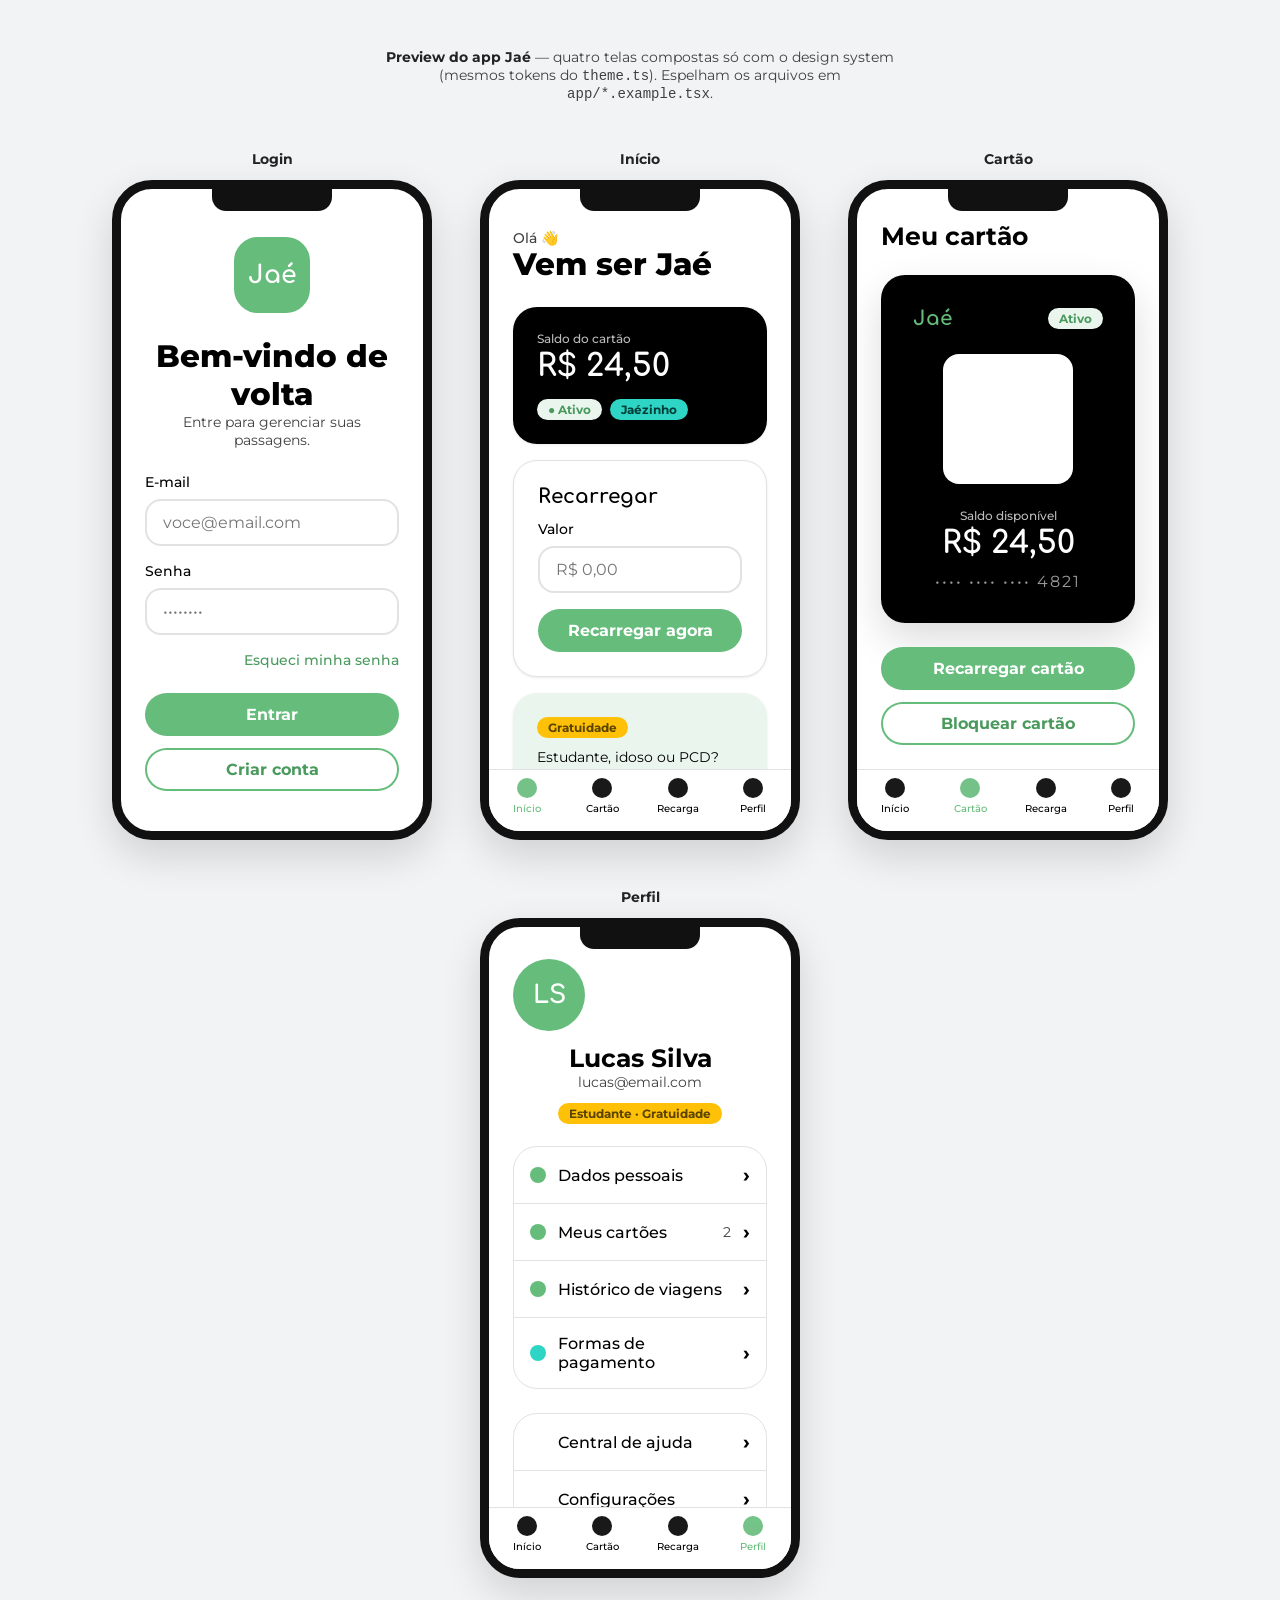
<file: app-preview.html>
<!DOCTYPE html>
<html lang="pt-BR">
<head>
<meta charset="UTF-8">
<meta name="viewport" content="width=device-width, initial-scale=1">
<title>Jaé · App Preview</title>
<link rel="preconnect" href="https://fonts.gstatic.com" crossorigin>
<link href="https://fonts.googleapis.com/css2?family=Comfortaa:wght@400;700&family=Montserrat:wght@400;500;700;800&display=swap" rel="stylesheet">
<link rel="stylesheet" href="design-tokens/tokens.css">
<style>
  *{box-sizing:border-box;margin:0;padding:0}
  body{font-family:var(--font-body);background:#f2f3f5;min-height:100vh;padding:var(--space-12) var(--space-6)}
  .note{color:var(--color-text-muted);font-size:var(--fs-sm);text-align:center;max-width:60ch;margin:0 auto var(--space-12)}
  .note b{color:var(--color-text)}
  .gallery{display:flex;gap:var(--space-12);flex-wrap:wrap;justify-content:center;align-items:flex-start}
  .framewrap{display:flex;flex-direction:column;align-items:center;gap:var(--space-3)}
  .framewrap .cap{font-weight:var(--fw-bold);font-size:var(--fs-sm);color:var(--color-text)}

  .phone{width:320px;height:660px;background:var(--color-bg);border-radius:40px;box-shadow:var(--shadow-lg);border:9px solid #111;position:relative;overflow:hidden;display:flex;flex-direction:column}
  .notch{position:absolute;top:0;left:50%;transform:translateX(-50%);width:120px;height:22px;background:#111;border-bottom-left-radius:14px;border-bottom-right-radius:14px;z-index:5}
  .screen{flex:1;overflow-y:auto;padding:var(--space-8) var(--space-6) var(--space-6)}

  .greeting{font-weight:var(--fw-medium);color:var(--color-text-muted);font-size:var(--fs-sm);margin-top:var(--space-2)}
  .h1{font-size:var(--fs-xl);font-weight:var(--fw-extra);margin-bottom:var(--space-6);line-height:var(--lh-tight)}
  .h2{font-size:var(--fs-lg);font-weight:var(--fw-bold);margin-bottom:var(--space-6)}

  .card{border-radius:var(--radius-lg);padding:var(--space-6);box-shadow:var(--shadow-sm);margin-bottom:var(--space-4)}
  .card-surface{background:var(--color-surface);border:1px solid var(--color-border)}
  .card-muted{background:var(--color-surface-muted)}
  .card-dark{background:var(--color-bg-inverse);color:#fff}
  .card-title{font-family:var(--font-display);font-weight:700;font-size:var(--fs-md);margin-bottom:var(--space-3)}

  .saldo-label{font-weight:var(--fw-medium);font-size:var(--fs-xs);color:#bdbdbd}
  .saldo{font-family:var(--font-display);font-weight:700;font-size:var(--fs-xl);margin-top:2px}

  .pills{display:flex;gap:var(--space-2);margin-top:var(--space-4)}
  .pill{border-radius:var(--radius-pill);padding:3px 11px;font-size:var(--fs-xs);font-weight:var(--fw-bold)}
  .pill-ok{background:var(--color-surface-muted);color:var(--color-primary-hover)}
  .pill-grat{background:var(--color-secondary);color:#5a4400}
  .pill-teal{background:var(--color-accent);color:#003d37}

  label.field{display:block;font-weight:var(--fw-medium);font-size:var(--fs-sm);margin-bottom:var(--space-2)}
  input.field{width:100%;border:2px solid var(--color-border);border-radius:var(--radius-md);padding:var(--space-3) var(--space-4);font-family:var(--font-body);font-size:var(--fs-base);margin-bottom:var(--space-4)}
  input.field:focus{outline:none;border-color:var(--color-primary)}

  .btn{width:100%;border:none;cursor:pointer;font-family:var(--font-body);font-weight:var(--fw-bold);font-size:var(--fs-base);border-radius:var(--radius-pill);padding:var(--space-3) var(--space-6)}
  .btn-primary{background:var(--color-primary);color:#fff}
  .btn-ghost{background:transparent;color:var(--color-primary-hover);box-shadow:inset 0 0 0 2px var(--color-primary)}
  .gap{height:var(--space-3)}
  .muted-text{font-size:var(--fs-sm);margin:var(--space-3) 0 var(--space-4)}

  .tabbar{display:flex;background:var(--color-surface);border-top:1px solid var(--color-border);padding:var(--space-2) 0 var(--space-4)}
  .tab{flex:1;display:flex;flex-direction:column;align-items:center;gap:4px;font-size:10px;font-weight:var(--fw-medium);color:var(--color-gray-500)}
  .tab.active{color:var(--color-primary)}
  .tab .ico{width:20px;height:20px;border-radius:50%;background:currentColor;opacity:.9}

  /* login */
  .center{flex:1;display:flex;flex-direction:column;justify-content:center}
  .logo{width:76px;height:76px;border-radius:var(--radius-lg);background:var(--color-primary);align-self:center;display:flex;align-items:center;justify-content:center;margin-bottom:var(--space-6)}
  .logo span{font-family:var(--font-display);font-weight:700;font-size:var(--fs-lg);color:#fff}
  .ctitle{text-align:center;font-size:var(--fs-xl);font-weight:var(--fw-extra)}
  .csub{text-align:center;font-size:var(--fs-sm);color:var(--color-text-muted);margin-bottom:var(--space-6)}
  .forgot{text-align:right;font-size:var(--fs-sm);font-weight:var(--fw-medium);color:var(--color-primary-hover);margin-bottom:var(--space-6)}

  /* card screen */
  .digicard{background:var(--color-bg-inverse);border-radius:var(--radius-lg);padding:var(--space-8);display:flex;flex-direction:column;align-items:center;box-shadow:var(--shadow-lg)}
  .digicard .top{display:flex;justify-content:space-between;align-items:center;width:100%;margin-bottom:var(--space-6)}
  .digicard .brand{font-family:var(--font-display);font-weight:700;font-size:var(--fs-md);color:var(--color-primary)}
  .qr{width:130px;height:130px;background:#fff;border-radius:var(--radius-md);display:flex;align-items:center;justify-content:center;margin-bottom:var(--space-6)}
  .qr .inner{width:98px;height:98px;background:var(--color-ink-900);border-radius:4px}
  .cardnum{font-size:var(--fs-base);color:#9a9a9a;letter-spacing:2px;margin-top:var(--space-3)}

  /* profile */
  .avatar{width:72px;height:72px;border-radius:var(--radius-pill);background:var(--color-primary);align-self:center;display:flex;align-items:center;justify-content:center;margin-bottom:var(--space-3)}
  .avatar span{font-family:var(--font-display);font-weight:700;font-size:var(--fs-lg);color:#fff}
  .pname{text-align:center;font-weight:var(--fw-bold);font-size:var(--fs-lg)}
  .pmail{text-align:center;font-size:var(--fs-sm);color:var(--color-text-muted)}
  .menu{background:#fff;border:1px solid var(--color-border);border-radius:var(--radius-lg);overflow:hidden;margin-top:var(--space-6)}
  .li{display:flex;align-items:center;gap:var(--space-3);padding:var(--space-4);border-bottom:1px solid var(--color-border)}
  .li:last-child{border-bottom:none}
  .li .dot{width:16px;height:16px;border-radius:50%;background:var(--color-primary)}
  .li .lbl{flex:1;font-weight:var(--fw-medium);font-size:var(--fs-base)}
  .li .val{font-size:var(--fs-sm);color:var(--color-text-muted)}
  .li .chev{color:var(--color-gray-500);font-weight:700;font-size:20px}
  .danger .lbl{color:#e5484d}
</style>
</head>
<body>
  <p class="note"><b>Preview do app Jaé</b> — quatro telas compostas só com o design system (mesmos tokens do <code>theme.ts</code>). Espelham os arquivos em <code>app/*.example.tsx</code>.</p>

  <div class="gallery">

    <!-- LOGIN -->
    <div class="framewrap"><span class="cap">Login</span>
      <div class="phone"><div class="notch"></div><div class="screen center">
        <div class="logo"><span>Jaé</span></div>
        <div class="ctitle">Bem-vindo de volta</div>
        <div class="csub">Entre para gerenciar suas passagens.</div>
        <label class="field">E-mail</label>
        <input class="field" placeholder="voce@email.com">
        <label class="field">Senha</label>
        <input class="field" type="password" placeholder="••••••••">
        <div class="forgot">Esqueci minha senha</div>
        <button class="btn btn-primary">Entrar</button>
        <div class="gap"></div>
        <button class="btn btn-ghost">Criar conta</button>
      </div></div>
    </div>

    <!-- HOME -->
    <div class="framewrap"><span class="cap">Início</span>
      <div class="phone"><div class="notch"></div>
        <div class="screen">
          <div class="greeting">Olá 👋</div>
          <div class="h1">Vem ser Jaé</div>
          <div class="card card-dark">
            <div class="saldo-label">Saldo do cartão</div>
            <div class="saldo">R$ 24,50</div>
            <div class="pills"><span class="pill pill-ok">● Ativo</span><span class="pill pill-teal">Jaézinho</span></div>
          </div>
          <div class="card card-surface">
            <div class="card-title">Recarregar</div>
            <label class="field">Valor</label>
            <input class="field" placeholder="R$ 0,00">
            <button class="btn btn-primary">Recarregar agora</button>
          </div>
          <div class="card card-muted">
            <span class="pill pill-grat">Gratuidade</span>
            <div class="muted-text">Estudante, idoso ou PCD? Solicite seu benefício pelo app.</div>
            <button class="btn btn-ghost">Saiba mais</button>
          </div>
        </div>
        <nav class="tabbar">
          <div class="tab active"><span class="ico"></span>Início</div>
          <div class="tab"><span class="ico"></span>Cartão</div>
          <div class="tab"><span class="ico"></span>Recarga</div>
          <div class="tab"><span class="ico"></span>Perfil</div>
        </nav>
      </div>
    </div>

    <!-- CARTÃO -->
    <div class="framewrap"><span class="cap">Cartão</span>
      <div class="phone"><div class="notch"></div>
        <div class="screen">
          <div class="h2">Meu cartão</div>
          <div class="digicard">
            <div class="top"><span class="brand">Jaé</span><span class="pill pill-ok">Ativo</span></div>
            <div class="qr"><div class="inner"></div></div>
            <div class="saldo-label">Saldo disponível</div>
            <div class="saldo" style="color:#fff">R$ 24,50</div>
            <div class="cardnum">•••• •••• •••• 4821</div>
          </div>
          <div class="gap" style="height:var(--space-6)"></div>
          <button class="btn btn-primary">Recarregar cartão</button>
          <div class="gap"></div>
          <button class="btn btn-ghost">Bloquear cartão</button>
        </div>
        <nav class="tabbar">
          <div class="tab"><span class="ico"></span>Início</div>
          <div class="tab active"><span class="ico"></span>Cartão</div>
          <div class="tab"><span class="ico"></span>Recarga</div>
          <div class="tab"><span class="ico"></span>Perfil</div>
        </nav>
      </div>
    </div>

    <!-- PERFIL -->
    <div class="framewrap"><span class="cap">Perfil</span>
      <div class="phone"><div class="notch"></div>
        <div class="screen">
          <div class="avatar"><span>LS</span></div>
          <div class="pname">Lucas Silva</div>
          <div class="pmail">lucas@email.com</div>
          <div style="text-align:center;margin-top:var(--space-3)"><span class="pill pill-grat">Estudante · Gratuidade</span></div>
          <div class="menu">
            <div class="li"><span class="dot"></span><span class="lbl">Dados pessoais</span><span class="chev">›</span></div>
            <div class="li"><span class="dot"></span><span class="lbl">Meus cartões</span><span class="val">2</span><span class="chev">›</span></div>
            <div class="li"><span class="dot"></span><span class="lbl">Histórico de viagens</span><span class="chev">›</span></div>
            <div class="li"><span class="dot" style="background:var(--color-accent)"></span><span class="lbl">Formas de pagamento</span><span class="chev">›</span></div>
          </div>
          <div class="menu">
            <div class="li"><span class="dot" style="background:var(--color-gray-500)"></span><span class="lbl">Central de ajuda</span><span class="chev">›</span></div>
            <div class="li"><span class="dot" style="background:var(--color-gray-500)"></span><span class="lbl">Configurações</span><span class="chev">›</span></div>
            <div class="li danger"><span class="lbl">Sair</span><span class="chev">›</span></div>
          </div>
        </div>
        <nav class="tabbar">
          <div class="tab"><span class="ico"></span>Início</div>
          <div class="tab"><span class="ico"></span>Cartão</div>
          <div class="tab"><span class="ico"></span>Recarga</div>
          <div class="tab active"><span class="ico"></span>Perfil</div>
        </nav>
      </div>
    </div>

  </div>
</body>
</html>
</file>
<file: design-tokens/tokens.css>
/* ============================================================
   JAÉ — Design Tokens
   Extraídos da identidade visual oficial (jae.com.br)
   Use estas variáveis como base do redesign do app.
   ============================================================ */

:root {
  /* ---------- CORES PRIMITIVAS ---------- */

  /* Verde Jaé (cor primária da marca) */
  --jae-green-50:  #eaf6ed;
  --jae-green-100: #cfead6;
  --jae-green-300: #9bd4a8;
  --jae-green:     #65bc7b;  /* ★ PRIMÁRIA */
  --jae-green-700: #4a9a5e;
  --jae-green-900: #2f6b3d;

  /* Amarelo / Âmbar (gratuidade, destaques, CTAs secundários) */
  --jae-amber:        #ffc107; /* ★ amarelo principal */
  --jae-amber-deep:   #ffaf00;
  --jae-amber-darker: #f5ac13;

  /* Turquesa (linha Jaézinho / apoio) */
  --jae-teal: #2ed5c4;

  /* Neutros */
  --jae-black:      #000000;
  --jae-ink-900:    #232323;
  --jae-ink-800:    #2c2d33;
  --jae-ink-700:    #2d2d2d;
  --jae-ink-600:    #303030;
  --jae-gray-500:   #404040;
  --jae-gray-300:   #e2e2e2;
  --jae-white:      #ffffff;

  /* ---------- CORES SEMÂNTICAS ---------- */
  --color-primary:          var(--jae-green);
  --color-primary-hover:    var(--jae-green-700);
  --color-secondary:        var(--jae-amber);
  --color-accent:           var(--jae-teal);

  --color-bg:               var(--jae-white);
  --color-bg-inverse:       var(--jae-black);
  --color-surface:          var(--jae-white);
  --color-surface-muted:    var(--jae-green-50);

  --color-text:             var(--jae-ink-900);
  --color-text-muted:       var(--jae-gray-500);
  --color-text-inverse:     var(--jae-white);
  --color-border:           var(--jae-gray-300);

  --color-success:          var(--jae-green);
  --color-warning:          var(--jae-amber);

  /* ---------- TIPOGRAFIA ---------- */
  /* Comfortaa = display/logo (arredondada) · Montserrat = títulos+corpo */
  --font-display: 'Comfortaa', 'Montserrat', sans-serif;
  --font-body:    'Montserrat', 'Roboto', -apple-system, BlinkMacSystemFont, 'Segoe UI', sans-serif;

  --fw-regular:  400;
  --fw-medium:   500;
  --fw-bold:     700;
  --fw-extra:    800;

  /* Escala tipográfica (1.250 — major third) */
  --fs-xs:   0.75rem;   /* 12px */
  --fs-sm:   0.875rem;  /* 14px */
  --fs-base: 1rem;      /* 16px */
  --fs-md:   1.25rem;   /* 20px */
  --fs-lg:   1.563rem;  /* 25px */
  --fs-xl:   1.953rem;  /* 31px */
  --fs-2xl:  2.441rem;  /* 39px */
  --fs-3xl:  3.052rem;  /* 49px */

  --lh-tight:   1.15;
  --lh-normal:  1.5;
  --lh-relaxed: 1.7;

  /* ---------- ESPAÇAMENTO (base 4px) ---------- */
  --space-1:  0.25rem;
  --space-2:  0.5rem;
  --space-3:  0.75rem;
  --space-4:  1rem;
  --space-6:  1.5rem;
  --space-8:  2rem;
  --space-12: 3rem;
  --space-16: 4rem;
  --space-24: 6rem;

  /* ---------- RAIO / SOMBRA ---------- */
  --radius-sm:   8px;
  --radius-md:   16px;
  --radius-lg:   24px;
  --radius-pill: 999px;   /* botões/cápsulas — combina com o estilo arredondado da marca */

  --shadow-sm: 0 1px 3px rgba(0,0,0,.08);
  --shadow-md: 0 6px 20px rgba(0,0,0,.10);
  --shadow-lg: 0 16px 40px rgba(0,0,0,.14);
}
</file>
